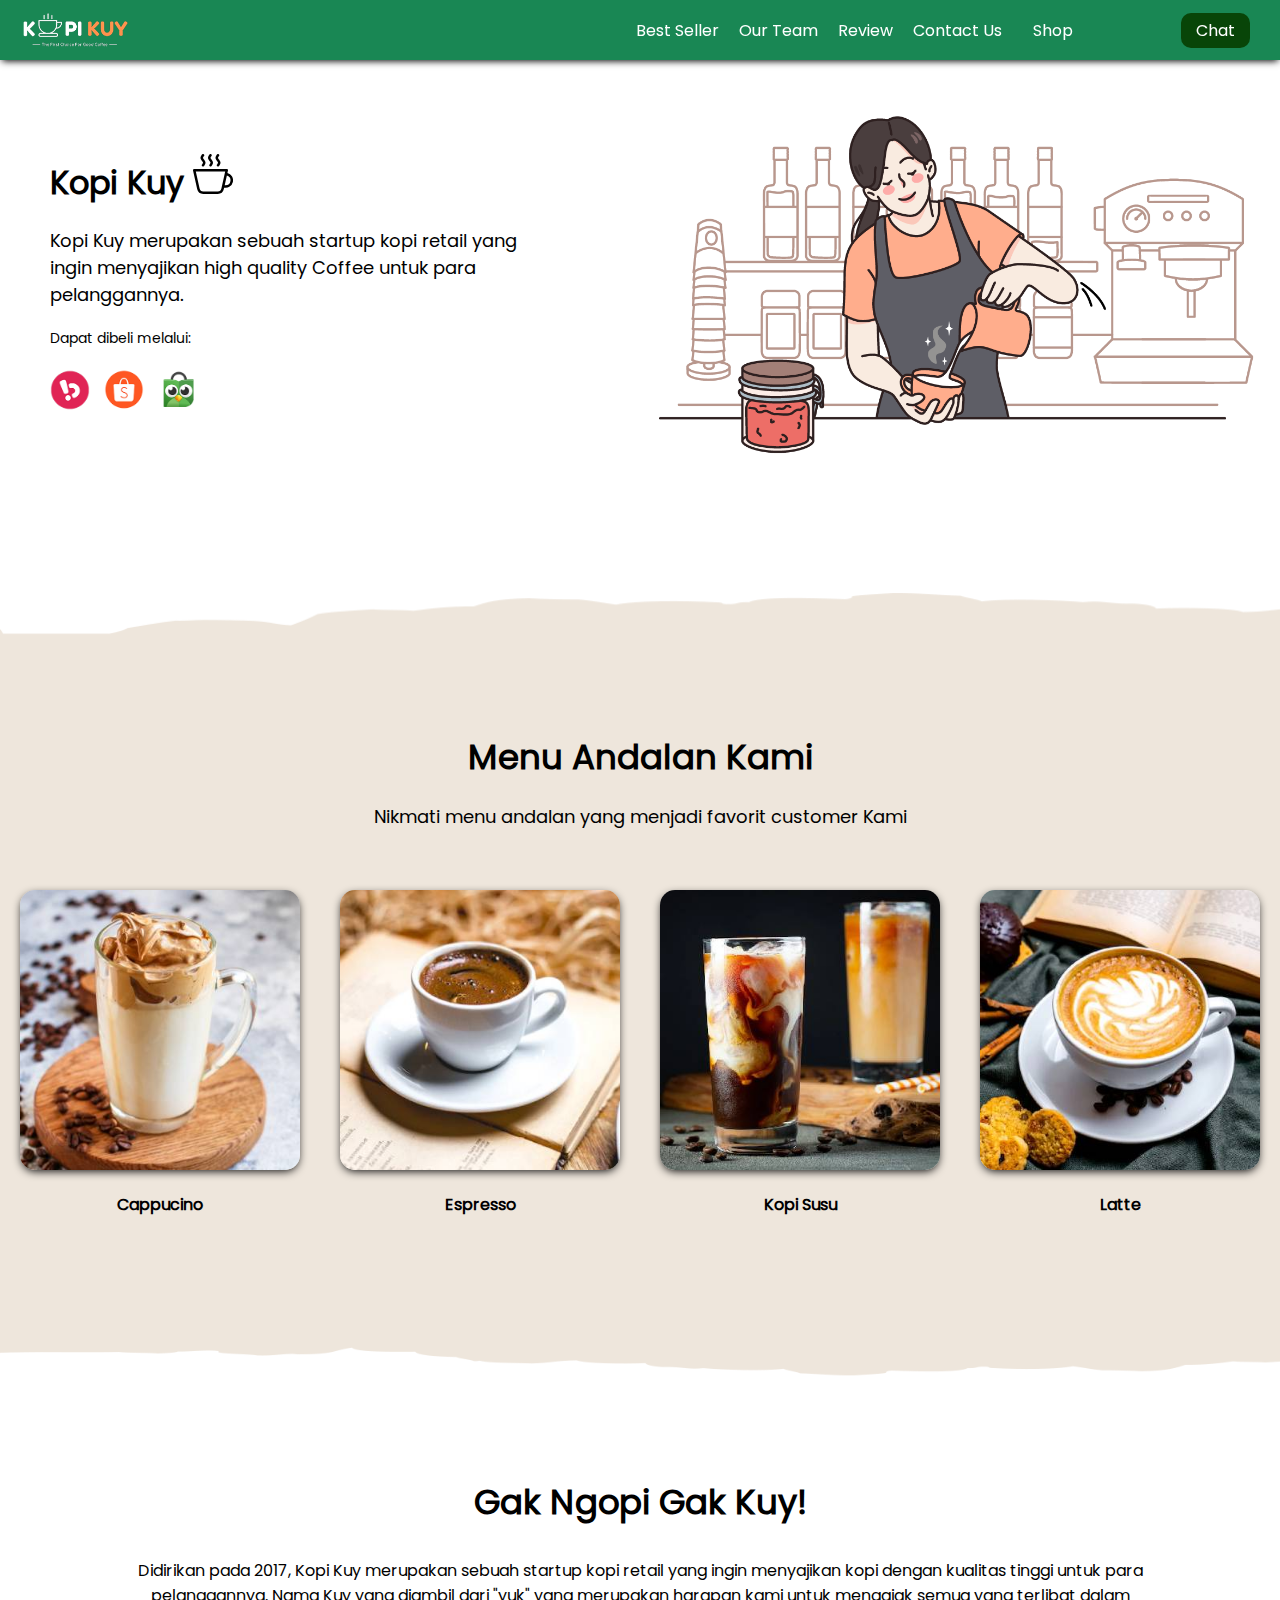
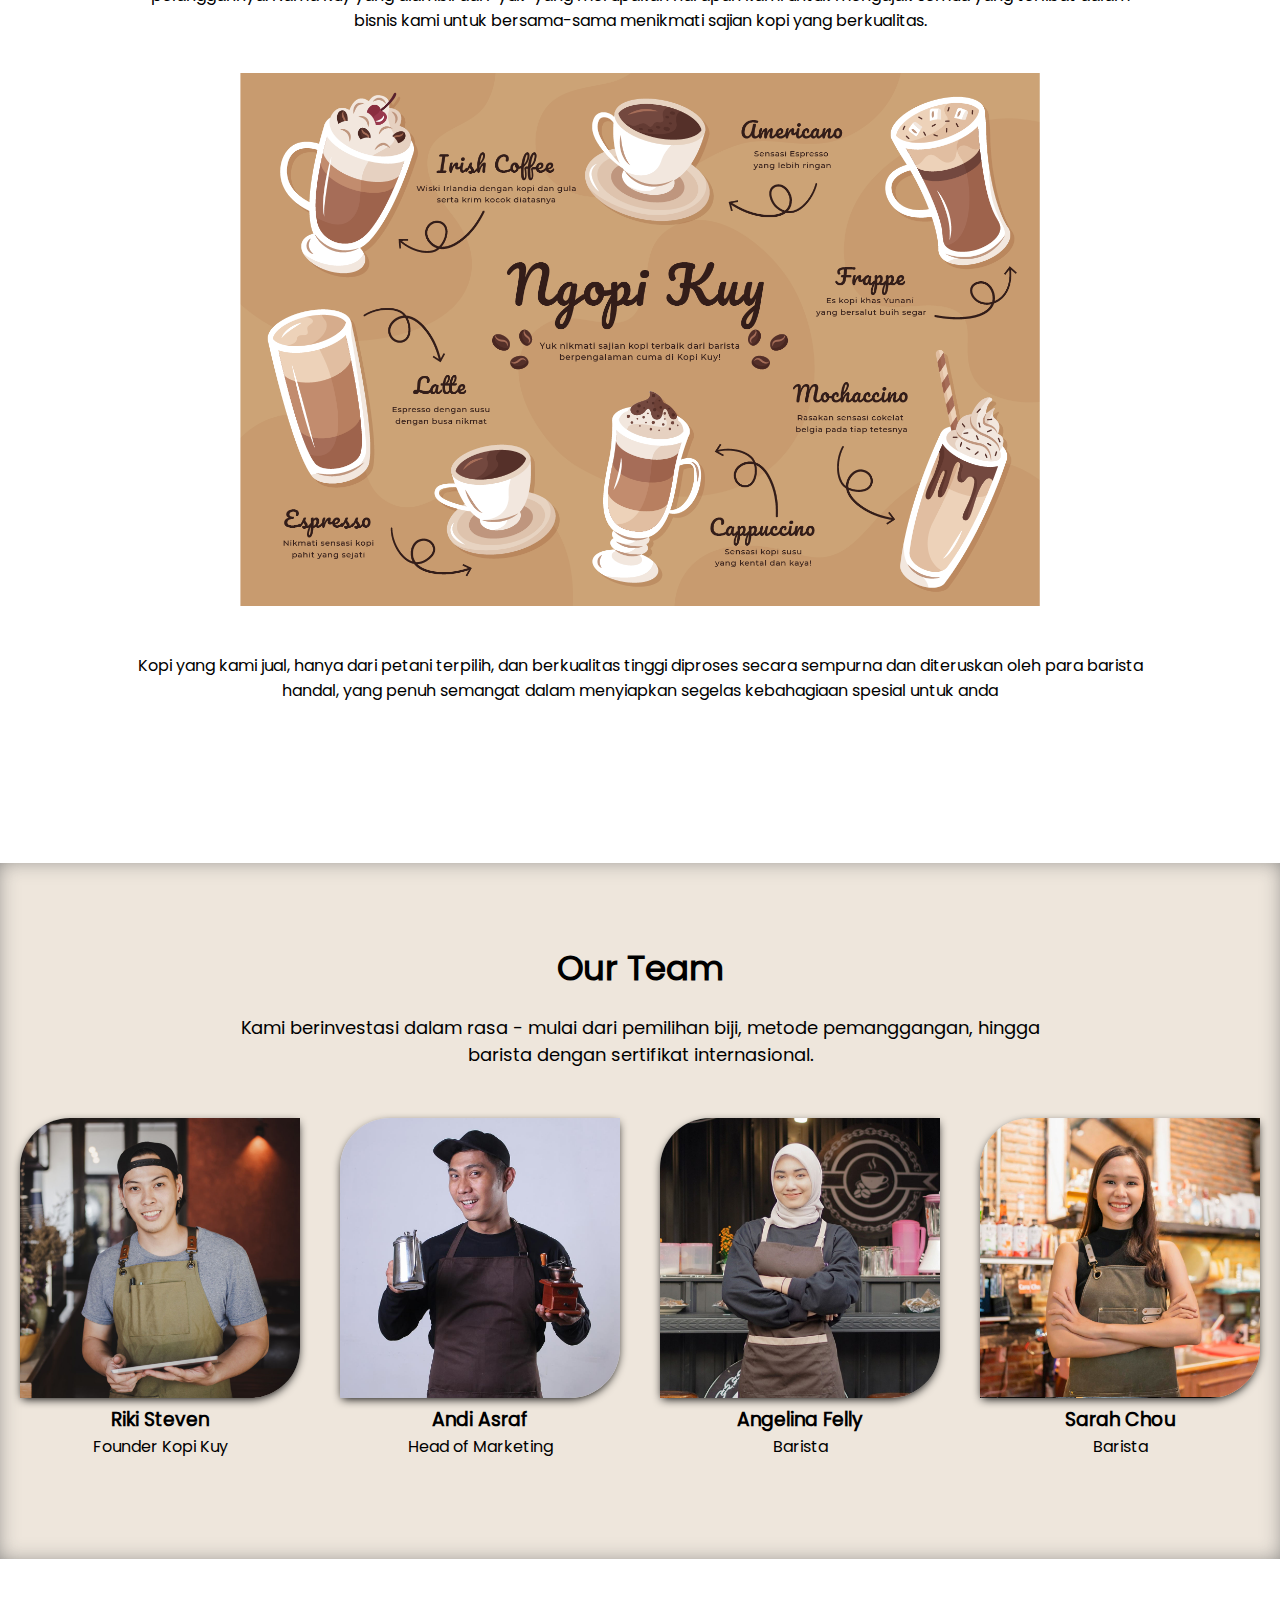
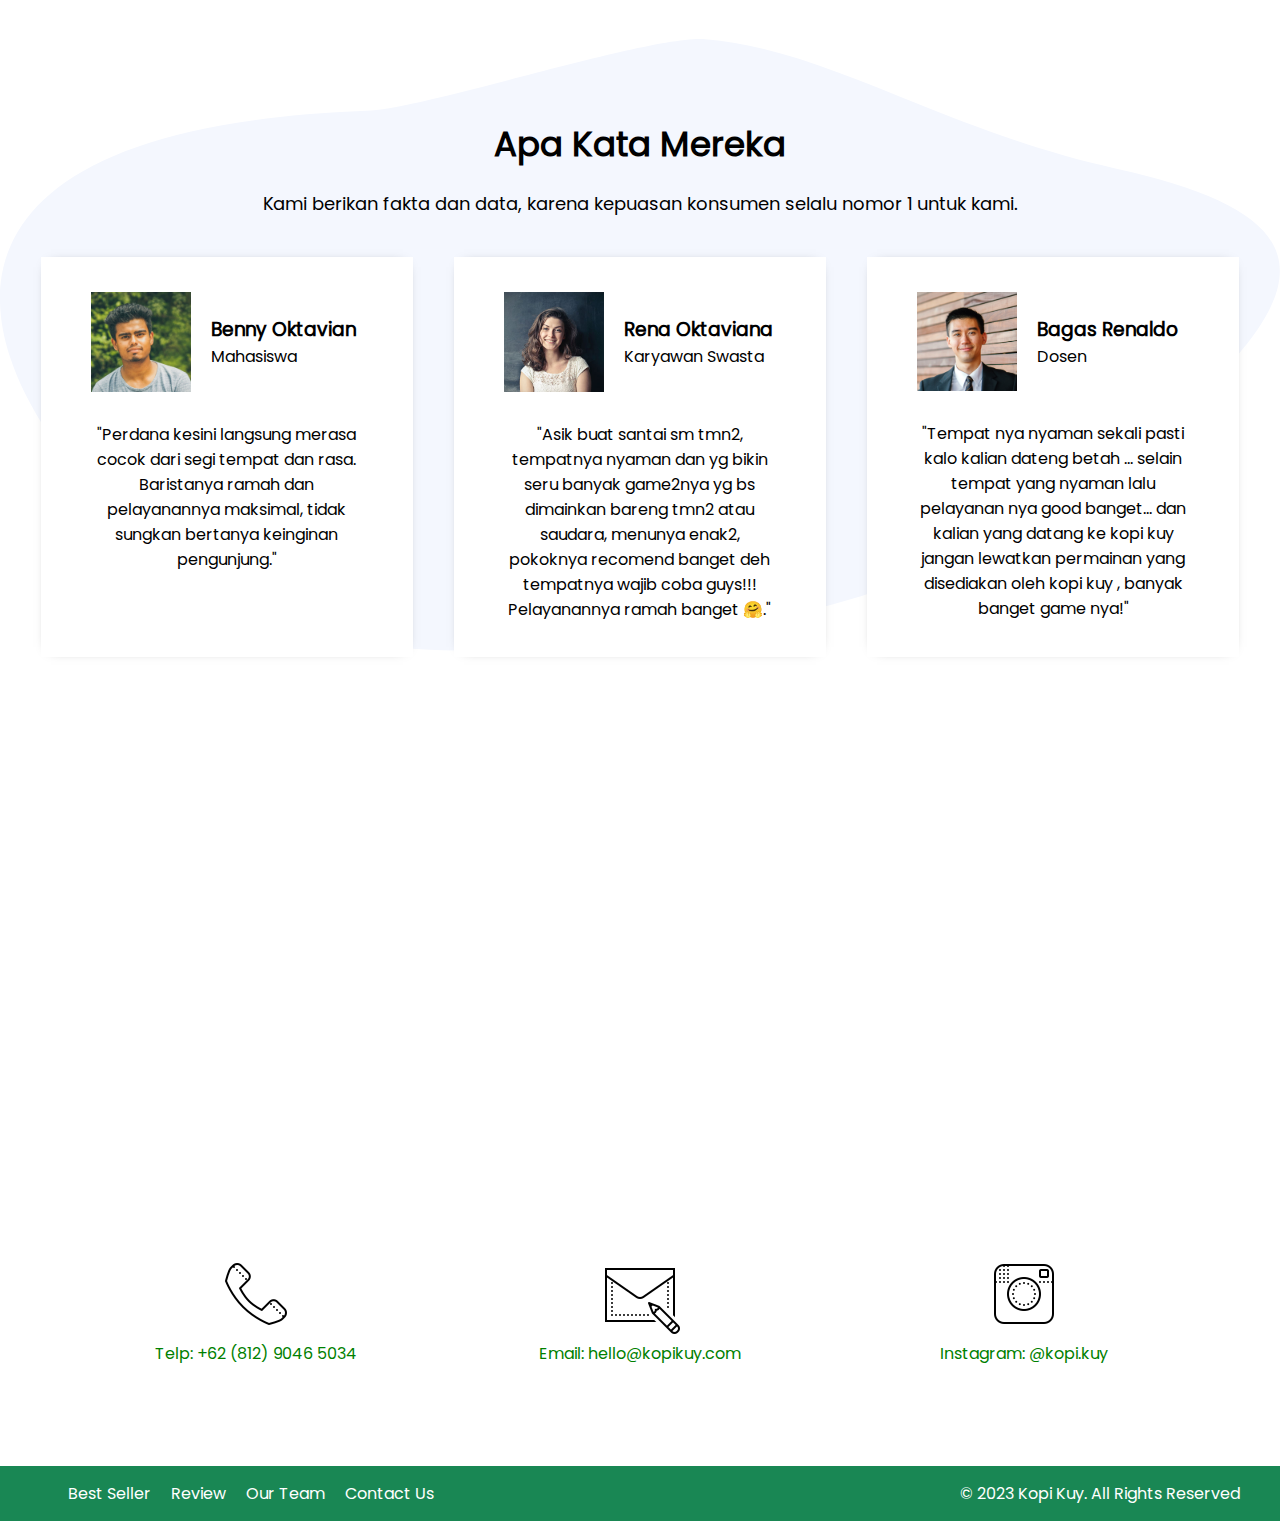
<file: index.html>
<!DOCTYPE html>
<html lang="id">

<head>
    <meta charset="UTF-8">
    <meta http-equiv="X-UA-Compatible" content="IE=edge">
    <meta name="viewport" content="width=device-width, initial-scale=1.0">
    <link rel="shortcut icon" href="images/favicon.ico" type="image/x-icon">
    <title>Website Kopi Kuy</title>
    <link rel="stylesheet" href="css/style.css">
</head>

<body>
    <nav>
        <div class="row">
            <img class="logo" src="images/logo/logo_kuy.png">
            <div class="navigasi">
                <a href="#best-seller">Best Seller</a>
                <a href="#our-team">Our Team</a>
                <a href="#review">Review</a>
                <a href="#contact-us">Contact Us</a>
            </div>
            <a class="shop" href="produk.html">Shop</a>
            <a class="chat" href="https://wa.me/nomor_hp_anda_pakai_62" target="_blank">Chat</a>
        </div>
    </nav>
    <!--Tulis Kode Di Bawah Sini-->
    
    <!-- Header -->
    <header>
        <div class="row">
            <div class="col-kiri">
                <h1 class="judul-header">Kopi Kuy <img src="images/icon/icon_kopi.svg" alt=""></h1>
                <p class="subjudul-header">
                    Kopi Kuy merupakan sebuah startup kopi retail yang ingin menyajikan 
                    high quality Coffee untuk para pelanggannya.
                </p>
                <p class="dapat-dibeli">
                    Dapat dibeli melalui:
                </p>
                <div class="olshop">
                    <img src="images/logo/logo_bukalapak.png" alt="">
                    <img src="images/logo/logo_shopee.png" alt="">
                    <img src="images/logo/logo_tokopedia.png" alt="">
                </div>
            </div>
            <img src="images/header/header1.png" alt="" class="col-kanan">
        </div>
    </header>
    <!-- End Header -->

    <!-- Section Best Seller -->
    <section class="best-seller" id="best-seller">
        <h2 class="judul-best-seller">Menu Andalan Kami</h2>
        <p class="subjudul-best-seller">Nikmati menu andalan yang menjadi favorit customer Kami</p>
        <div class="row">
            <div class="col-produk">
                <img src="images/produk/product_capuchino.jpg" alt="">
                <p class="nama-produk">Cappucino</p>
            </div>
            <div class="col-produk">
                <img src="images/produk/product_espresso.jpg" alt="">
                <p class="nama-produk">Espresso</p>
            </div>
            <div class="col-produk">
                <img src="images/produk/product_kopi_susu.jpg" alt="">
                <p class="nama-produk">Kopi Susu</p>
            </div>
            <div class="col-produk">
                <img src="images/produk/product_latte.jpg" alt="">
                <p class="nama-produk">Latte</p>
            </div>
        </div>
    </section>
    <!-- End Section Best Seller -->

    <!-- Section About Us -->
    <section class="about-us" id="about-us">
        <h2 class="judul-about-us">
            Gak Ngopi Gak Kuy!
        </h2>
        <p class="tentang-about-us">
            Didirikan pada 2017, Kopi Kuy merupakan sebuah startup kopi retail 
            yang ingin menyajikan kopi dengan kualitas tinggi untuk para pelanggannya. 
            Nama Kuy yang diambil dari "yuk" yang merupakan harapan kami untuk mengajak semua 
            yang terlibat dalam bisnis kami untuk bersama-sama menikmati sajian kopi yang berkualitas.
        </p>
        <img src="images/aset_kopi_jumbo.png" alt="">
        <p class="penjelasan-about-us">
            Kopi yang kami jual, hanya dari petani terpilih, dan berkualitas tinggi diproses 
            secara sempurna dan diteruskan oleh para barista handal, yang penuh semangat 
            dalam menyiapkan segelas kebahagiaan spesial untuk anda
        </p>
    </section>
    <!-- End Section About Us -->

    <!-- Section Our Team -->
    <section class="our-team" id="our-team">
        <h2 class="judul-team">Our Team</h2>
        <p class="subjudul-team">
            Kami berinvestasi dalam rasa - mulai dari pemilihan biji, metode pemanggangan, 
            hingga barista dengan sertifikat internasional.
        </p>
        <div class="row">
            <div class="col-team">
                <img src="images/team/team1.jpg" alt="">
                <h3>Riki Steven</h3>
                <p>Founder Kopi Kuy</p>
            </div>
            <div class="col-team">
                <img src="images/team/team2.jpg" alt="">
                <h3>Andi Asraf</h3>
                <p>Head of Marketing</p>
            </div>
            <div class="col-team">
                <img src="images/team/team3.jpg" alt="">
                <h3>Angelina Felly</h3>
                <p>Barista</p>
            </div>
            <div class="col-team">
                <img src="images/team/team4.jpg" alt="">
                <h3>Sarah Chou</h3>
                <p>Barista</p>
            </div>
        </div>
    </section>
    <!-- End Section Our Team -->

    <!-- Section Review -->
    <section class="review" id="review">
        <h2 class="judul-review">Apa Kata Mereka</h2>
        <p class="subjudul-review">Kami berikan fakta dan data, karena kepuasan konsumen selalu nomor 1 untuk kami.</p>
        <div class="row">
            <div class="col-review">
                <div class="profile">
                    <img src="images/customer/customer1.jpg" alt="">
                    <div class="nama-profile">
                        <h3>Benny Oktavian</h3>
                        <p>Mahasiswa</p>
                    </div>
                </div>
                <p class="testimoni">
                    "Perdana kesini langsung merasa cocok dari segi tempat dan rasa. 
                    Baristanya ramah dan pelayanannya maksimal, tidak sungkan bertanya keinginan pengunjung."
                </p>
            </div>
            <div class="col-review">
                <div class="profile">
                    <img src="images/customer/customer2.jpg" alt="">
                    <div class="nama-profile">
                        <h3>Rena Oktaviana</h3>
                        <p>Karyawan Swasta</p>
                    </div>
                </div>
                <p class="testimoni">
                    "Asik buat santai sm tmn2, tempatnya nyaman dan yg bikin seru banyak game2nya 
                    yg bs dimainkan bareng tmn2 atau saudara, menunya enak2, pokoknya recomend 
                    banget deh tempatnya wajib coba guys!!! Pelayanannya ramah banget 🤗."
                </p>
            </div>
            <div class="col-review">
                <div class="profile">
                    <img src="images/customer/customer3.jpg" alt="">
                    <div class="nama-profile">
                        <h3>Bagas Renaldo</h3>
                        <p>Dosen</p>
                    </div>
                </div>
                <p class="testimoni">
                    "Tempat nya nyaman sekali pasti kalo kalian dateng betah ... 
                    selain tempat yang nyaman lalu pelayanan nya good banget... 
                    dan kalian yang datang ke kopi kuy jangan lewatkan permainan yang disediakan 
                    oleh kopi kuy , banyak banget game nya!"
                </p>
            </div>
        </div>
    </section>
    <!-- End Section Review -->

    <!-- Section Contact Us -->
    <section class="contact-us" id="contact-us">
        <iframe src="https://www.google.com/maps/embed?pb=!1m14!1m8!1m3!1d7932.741866032694!2d106.668581!3d-6.214715!3m2!1i1024!2i768!4f13.1!3m3!1m2!1s0x2e69f9912c7f297b%3A0xe5a3a671dae861ab!2sKopi%20kuy!5e0!3m2!1sid!2sid!4v1680617229460!5m2!1sid!2sid"
        width="100%" height="300" style="border:0;" allowfullscreen="" loading="lazy"
        referrerpolicy="no-referrer-when-downgrade"></iframe>
        
        <div class="row">
            <div class="col-kontak">
                <img src="images/icon/icon_phone.png" alt="">
                <p>Telp: +62 (812) 9046 5034</p>
            </div>
            <div class="col-kontak">
                <img src="images/icon/icon_mail.png" alt="">
                <p>Email: hello@kopikuy.com</p>
            </div>
            <div class="col-kontak">
                <img src="images/icon/icon_instagram.png" alt="">
                <p>Instagram: @kopi.kuy</p>
            </div>
        </div>
    </section>
    <!-- End Section Contact Us -->

    <!-- Footer -->
    <footer>
        <div class="row">
            <div class="navigasi">
                <a href="#best-seller">Best Seller</a>
                <a href="#review">Review</a>
                <a href="#our-team">Our Team</a>
                <a href="#contact-us">Contact Us</a>
            </div>
            <div class="p-copyright">
                © 2023 Kopi Kuy. All Rights Reserved
            </div>
        </div>
    </footer>
    <!-- End Footer -->
    
    <!--Kode Selesai-->
</body>

</html>
</file>
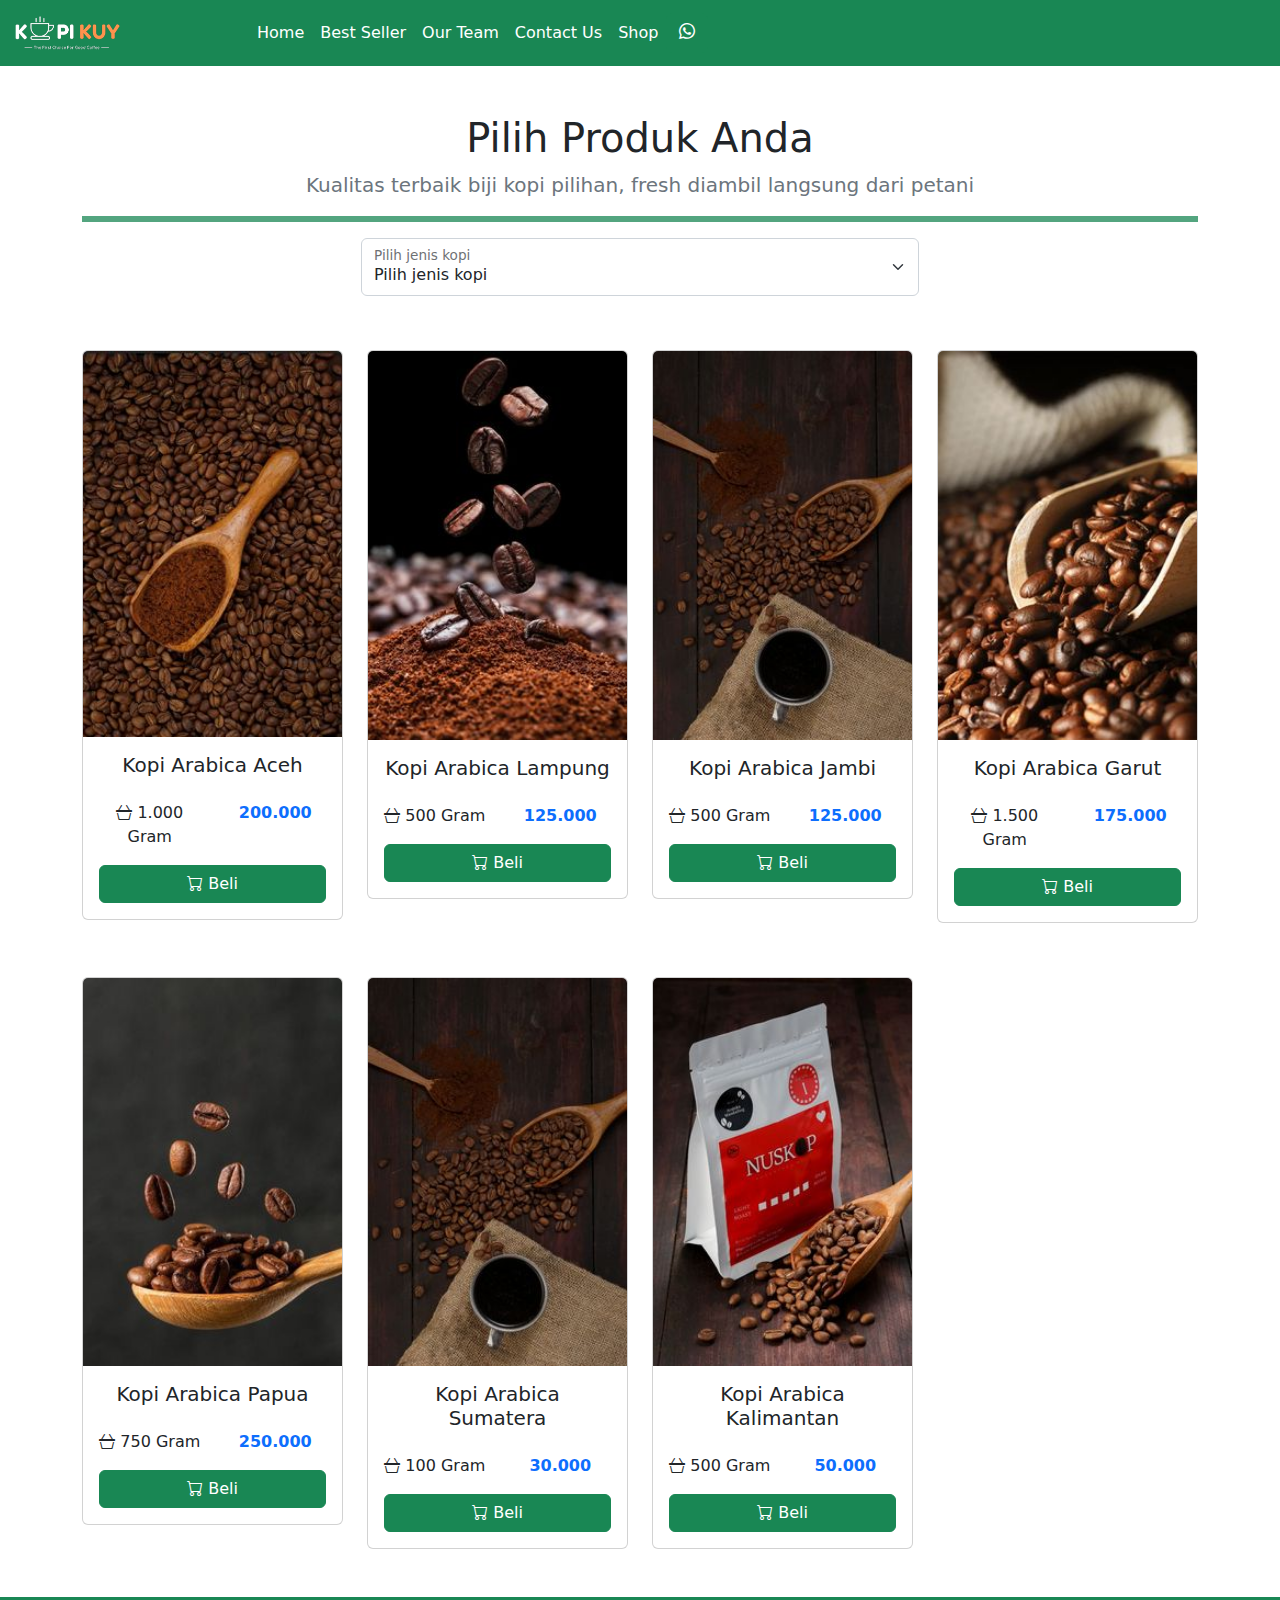
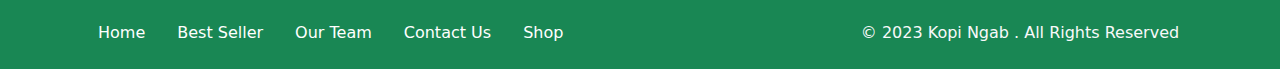
<file: produk.html>
<!DOCTYPE html>
<html lang="id">

<head>
    <meta charset="UTF-8">
    <meta http-equiv="X-UA-Compatible" content="IE=edge">
    <meta name="viewport" content="width=device-width, initial-scale=1.0">
    <link rel="shortcut icon" href="images/favicon/favicon.ico" type="image/x-icon">
    <title>Produk</title>
    <link rel="shortcut icon" href="images/favicon.ico" type="image/x-icon">
    <link rel="stylesheet" href="vendor/bootstrap/css/bootstrap.min.css">
    <link rel="stylesheet" href="vendor/bootsrap-icon/bootstrap-icons.css">

    <script src="vendor/bootstrap/js/bootstrap.bundle.min.js"></script>
    <style>
        section {
            min-height: 90vh;
        }
    </style>
    <script src="js/jquery-3.6.3.min.js"></script>
</head>

<body>

    <nav class="navbar navbar-expand-lg bg-success">
        <div class="container-fluid">
          <a class="navbar-brand" href="index.html"><img src="images/logo/logo_kuy.png" style="width: 50%;"></a>
          <button class="navbar-toggler" type="button" data-bs-toggle="collapse" data-bs-target="#navbarScroll" aria-controls="navbarScroll" aria-expanded="false" aria-label="Toggle navigation">
            <span class="navbar-toggler-icon"></span>
          </button>
          <div class="collapse navbar-collapse" id="navbarScroll">
            <ul class="navbar-nav me-auto my-2 my-lg-0 navbar-nav-scroll" style="--bs-scroll-height: 100px;">
              <li class="nav-item">
                <a class="nav-link text-white" aria-current="page" href="index.html">Home</a>
              </li>
              <li class="nav-item">
                <a class="nav-link text-white" href="#">Best Seller</a>
              </li>
              <li class="nav-item">
                <a class="nav-link text-white" href="#">Our Team</a>
              </li>
              <li class="nav-item">
                <a class="nav-link text-white" href="#">Contact Us</a>
              </li>
              <li class="nav-item">
                <a class="nav-link text-white" href="produk.html">Shop</a>
              </li>
              <a type="submit" class="btn btn-success" href="https://api.whatsapp.com/send?phone=681290465035">
                <i class="bi bi-whatsapp"></i>
              </a>
            </ul>
          </div>
        </div>
    </nav>

    <div class="container">
        <h1 class="mt-5 text-center">Pilih Produk Anda</h1>
        <p class="text-center fs-5 text-secondary">Kualitas terbaik biji kopi pilihan, fresh diambil langsung dari petani</p>
        <hr class="border border-success border-3 opacity-75">

        <div class="form-floating w-50 mx-auto">
            <select class="form-select" id="select_kopi" aria-label="Floating label select example">
              <option selected disabled>Pilih jenis kopi</option>
              <option value="arabica">Arabica</option>
              <option value="robusta">Robusta</option>
            </select>
            <label for="select_kopi">Pilih jenis kopi</label>
        </div>

        <div class="row">
          <!-- <div id="arabica" style="display:none;"> -->
            <div class="col-12 col-md-6 col-lg-3" style="padding-top: 30px;">
                <div class="card mt-4 mx-auto text-center">
                    <img src="images/kopi/1.jpg" class="card-img-top">
                    <div class="card-body">
                    <h5 class="card-title">Kopi Arabica Aceh</h5>
                    <div class="row py-3">
                        <div class="col"><i class="bi bi-basket3"></i> 1.000 Gram</div>
                        <div class="col text-primary fw-bold">200.000</div>
                    </div>
                    <div class="d-grid gap-2 col-12 mx-auto">
                        <button class="btn btn-success" type="submit" href="#"><i class="bi bi-cart"></i> Beli</button>
                      </div>
                    </div>
                </div>
            </div>

            <div class="col-12 col-md-6 col-lg-3" style="padding-top: 30px;">
                <div class="card mt-4 mx-auto text-center">
                    <img src="images/kopi/2.jpg" class="card-img-top">
                    <div class="card-body">
                    <h5 class="card-title">Kopi Arabica Lampung</h5>
                    <div class="row py-3">
                        <div class="col"><i class="bi bi-basket3"></i> 500 Gram</div>
                        <div class="col text-primary fw-bold">125.000</div>
                    </div>
                    <div class="d-grid gap-2 col-12 mx-auto">
                        <button class="btn btn-success" type="submit" href="#"><i class="bi bi-cart"></i> Beli</button>
                      </div>
                    </div>
                </div>
            </div>

            <div class="col-12 col-md-6 col-lg-3" style="padding-top: 30px;">
                <div class="card mt-4 mx-auto text-center">
                    <img src="images/kopi/3.jpg" class="card-img-top">
                    <div class="card-body">
                    <h5 class="card-title">Kopi Arabica Jambi</h5>
                    <div class="row py-3">
                        <div class="col"><i class="bi bi-basket3"></i> 500 Gram</div>
                        <div class="col text-primary fw-bold">125.000</div>
                    </div>
                    <div class="d-grid gap-2 col-12 mx-auto">
                        <button class="btn btn-success" type="submit" href="#"><i class="bi bi-cart"></i> Beli</button>
                      </div>
                    </div>
                </div>
            </div>

            <div class="col-12 col-md-6 col-lg-3" style="padding-top: 30px;">
                <div class="card mt-4 mx-auto text-center">
                    <img src="images/kopi/8.jpg" class="card-img-top">
                    <div class="card-body">
                    <h5 class="card-title">Kopi Arabica Garut</h5>
                    <div class="row py-3">
                        <div class="col"><i class="bi bi-basket3"></i> 1.500 Gram</div>
                        <div class="col text-primary fw-bold">175.000</div>
                    </div>
                    <div class="d-grid gap-2 col-12 mx-auto">
                        <button class="btn btn-success" type="submit" href="#"><i class="bi bi-cart"></i> Beli</button>
                      </div>
                    </div>
                </div>
            </div>

            <div class="col-12 col-md-6 col-lg-3" style="padding-top: 30px;">
                <div class="card mt-4 mx-auto text-center">
                    <img src="images/kopi/5.jpg" class="card-img-top">
                    <div class="card-body">
                    <h5 class="card-title">Kopi Arabica Papua</h5>
                    <div class="row py-3">
                        <div class="col"><i class="bi bi-basket3"></i> 750 Gram</div>
                        <div class="col text-primary fw-bold">250.000</div>
                    </div>
                    <div class="d-grid gap-2 col-12 mx-auto">
                        <button class="btn btn-success" type="submit" href="#"><i class="bi bi-cart"></i> Beli</button>
                      </div>
                    </div>
                </div>
            </div>

            <div class="col-12 col-md-6 col-lg-3" style="padding-top: 30px;">
                <div class="card mt-4 mx-auto text-center">
                    <img src="images/kopi/3.jpg" class="card-img-top">
                    <div class="card-body">
                    <h5 class="card-title">Kopi Arabica Sumatera</h5>
                    <div class="row py-3">
                        <div class="col"><i class="bi bi-basket3"></i> 100 Gram</div>
                        <div class="col text-primary fw-bold">30.000</div>
                    </div>
                    <div class="d-grid gap-2 col-12 mx-auto">
                        <button class="btn btn-success" type="submit" href="#"><i class="bi bi-cart"></i> Beli</button>
                      </div>
                    </div>
                </div>
            </div>

            <div class="col-12 col-md-6 col-lg-3" style="padding-top: 30px;">
                <div class="card mt-4 mx-auto text-center">
                    <img src="images/kopi/7.jpg" class="card-img-top">
                    <div class="card-body">
                    <h5 class="card-title">Kopi Arabica Kalimantan</h5>
                    <div class="row py-3">
                        <div class="col"><i class="bi bi-basket3"></i> 500 Gram</div>
                        <div class="col text-primary fw-bold">50.000</div>
                    </div>
                    <div class="d-grid gap-2 col-12 mx-auto">
                        <button class="btn btn-success" type="submit" href="#"><i class="bi bi-cart"></i> Beli</button>
                      </div>
                    </div>
                </div>
            </div>

          <!-- </div> -->

        </div>

    </div>

    <script>
        console.log("Halo, ini halaman produk")
    </script>

<footer class="riki-block footer-small bg-success mt-5 py-3 text-light">
    <div class="container">
      <div class="row align-items-center">
        <div class="col-12 col-md-8">
          <ul class="nav justify-content-center justify-content-md-start">
            <li class="nav-item">
                <a class="nav-link text-white" aria-current="page" href="index.html">Home</a>
              </li>
              <li class="nav-item">
                <a class="nav-link text-white" href="#">Best Seller</a>
              </li>
              <li class="nav-item">
                <a class="nav-link text-white" href="#">Our Team</a>
              </li>
              <li class="nav-item">
                <a class="nav-link text-white" href="#">Contact Us</a>
              </li>
              <li class="nav-item">
                <a class="nav-link text-white" href="produk.html">Shop</a>
              </li>
          </ul>
        </div>

        <div class="col-12 col-md-4 mt-4 mt-md-0 text-center text-md-right">
          © 2023 Kopi Ngab . All Rights Reserved
        </div>
      </div>
    </div>
  </footer>

<script>
  function showForm() {
  var select_kopi = document.getElementById("select_kopi").value;
  
  if (select_kopi == "arabica") {
    document.getElementById("arabica").style.display = "block";
    document.getElementById("form2").style.display = "none";
  } else if (select_kopi == "form2") {
    document.getElementById("arabica").style.display = "none";
    document.getElementById("form2").style.display = "block";
  } else {
    document.getElementById("arabica").style.display = "none";
    document.getElementById("form2").style.display = "none";
  }
}

</script>
</body>

</html>
</file>
<file: css/style.css>
/* Pengaturan Global */

/* Mendaftarkan font ke dalam CSS, dan memberi nama family */
@font-face {
   font-family: 'Poppins';
   src: url(../fonts/poppins.woff2);
}

* {
   box-sizing: border-box;
   margin: 0;
   padding: 0;
}

html {
   /* agar scroll ketika klik pada navigasi menjadi halus */
   scroll-behavior: smooth;
}

body {
   /* mendaftarkan semua teks pada body menjadi family Poppins */
   font-family: 'Poppins';
}

a {
   /* menghilangkan garis bawah pada link */
   text-decoration: none;

   /* menghilangkan warna bawaan pada link */
   color: unset;
}

h2 {
   /* mengatur ukuran huruf ke 34 pixel */
   font-size: 34px;
}

img {
   /* 
      mengatur agar semua elemen img memiliki panjang maksimal 100% agar
      tidak besar gambar tidak melebihi layar ataupun pembungkus
   */
   max-width: 100%;
}

/* Navigasi */

nav {
   /* background-color mengatur warna latar belakang */
   background-color: red;

   /* penulisan 2 background-color seperti ini akan mengabaikan penulisan sebelumnya */
   background-color: #198754;

   /* box-shadow membuat efek bayangan */
   box-shadow: 0 3px 7px -2px #000;

   /* width mengatur panjang elemen */
   width: 100%;
   padding-top: 10px;
   padding-bottom: 10px;

   /* position mengatur posisi elemen, static untuk biasa, fixed untuk efek menempel */
   position: fixed;

   /* Nilai z-index semakin besar, maka elemen akan semakin di depan */
   z-index: 500;
}

/* 
   PERHATIKAN bahwa dalam mengatur elemen, nama elemen langsung ditulis
   sedangkan untuk mengatur class, dibutuhkan tanda titik (.) terlebih dulu
   img {} berarti elemen dengan tag img, 
   sedangkan .img artinya elemen dengan kelas img   
*/

.row {
   /* 
      display: flex memiliki pengaturan yang dapat mengatur agar elemen
      di dalamnya memiliki ukuran yang fleksibel
   */
   display: flex;

   /* 
      align-items: center mengatur elemen di dalamnya rata tengah vertikal
   */
   align-items: center;

   /* 
      justify-content: center mengatur elemen di dalamnya rata tengah horizontal
   */
   justify-content: center;

   /* 
      flex-wrap: wrap mengatur agar jika panjang elemen berlebih, maka elemen
      akan otomatis diletakan di baris baru
   */
   flex-wrap: wrap;
}

section {
   /* text-align mengatur rata tulisan, bisa bernilai: left, right, center, justify */
   text-align: center;
}

.logo {
   /* height mengatur tinggi elemen */
   height: 40px;
   margin-left: 20px;
}

.navigasi {
   margin-left: auto;
   margin-right: 15px;
}

.navigasi a,
.shop {
   color: #fff;
   padding-left: 8px;
   padding-right: 8px;
}

.shop {
   margin-right: 100px;
}

.chat {
   margin-right: 30px;
   background-color: rgb(8, 69, 8);
   color: #fff;
   padding-top: 5px;
   padding-right: 15px;
   padding-bottom: 5px;
   padding-left: 15px;
   border-radius: 10px;
}


/* HEADER */


header,
section {
   /*
    padding mengatur jarak ke dalam
    pada padding dan margin ditambahkan top / right / bottom / top 
    untuk mengatur jarak masing-masing 
   */
   padding-top: 80px;
   padding-bottom: 80px;

   /* margin mengatur jarak ke luar */
   margin-bottom: 80px;
}

/* penulisan CSS dapat digabung dengan beberapa elemen */
.col-kiri,
.col-kanan {
   /* width mengatur panjang elemen. 50% artinya setengah ukuran pembungkus */
   width: 50%;
}

.col-kiri {
   padding-left: 50px;
   padding-right: 120px;
}

.judul-header {
   margin-bottom: 20px;
}

.subjudul-header {
   /* font-size digunakan untuk mengatur ukuran huruf */
   font-size: 18px;
}

.dapat-dibeli {
   margin-top: 20px;
   margin-bottom: 20px;
   font-size: 14px;
}

.olshop img {
   width: 40px;

   /* height digunakan untuk mengatur tinggi elemen */
   height: auto;
   margin-right: 10px;
}

/* Best Seller */

.best-seller {
   position: relative;

   /* background-color mengatur warna latar belakang elemen */
   background-color: #EEE6DC;
}

/* 
terkait position, after, dan before memerlukan pemahaman mendalam
terkait layout pada CSS untuk dapat memahami secara penuh 
*/

.best-seller::before,
.best-seller::after {
   position: absolute;
   content: "";
   width: 100%;
   height: 76px;

   /* background-image untuk menambahkan gambar sebagai background */
   background-image: url(../images/garis-atas.png);

   /*background-size agar gambar latar menyesuaikan tinggi / panjang elemen */
   background-size: cover;

   top: -60px;
   left: 0;
}

.best-seller::after {
   height: 60px;
   background-image: url(../images/garis-bawah.png);
   top: unset;
   bottom: -60px;
}

.judul-best-seller {
   margin-bottom: 20px;
}

.subjudul-best-seller {
   font-size: 18px;
   margin-bottom: 40px;
}

.col-produk {
   /* 
      Penulisan padding dan margin seperti padding:20px ini penulisan singkat 
      yang berarti top, right, bottom, left nilainya sama, yaitu 20px 
   */
   padding: 20px;
   width: 25%;
}

.col-produk img {
   /* transition membuat animasi transisi dari perubahan style, 0.3s berarti 0.3 detik */
   transition: all 0.3s ease;

   /* border-radius  Membuat sudut membulat */
   border-radius: 15px;

   /* box-shadow membuat efek bayangan */
   box-shadow: 0 3px 10px -2px #000;
}

/* :hover akan dijalankan saat mouse ada di atas elemen */
.col-produk img:hover {

   /* membuat transformasi, bisa berupa scale(1.05), rotate(180deg), translateY(-50px), dsb */
   transform: scale(0.9);
   border-radius: 50%;
}

.nama-produk {
   margin-top: 15px;
   font-weight: bold;
}

/* About US */

.about-us {
   /* max-width: 80%; mengatur panjang maksimal elemen tidak boleh melebihi 80% layar */
   max-width: 80%;

   /* margin-left dan margin-right auto akan membuat posisi elemen berada di tengah */
   margin-left: auto;
   margin-right: auto;
}

.judul-about-us {
   margin-bottom: 30px;
}

/* 
   penulisan .about-us img {} berarti mengatur elemen img 
   yang ada di dalam elemen dengan kelas about-us 
   harap perhatikan .about-us dan image dipisahkan spasi
   penulisan class diawali titik (.) penulisan elemen tidak
*/
.about-us img {
   /* 
      Penulisan width: 800px dan max-width: 100% mengatur agar
      elemen memiliki panjang 800px namun tidak boleh melebihi 100% ukuran layar
   */
   width: 800px;
   max-width: 100%;
}

.tentang-about-us {
   margin-bottom: 40px;
}

.penjelasan-about-us {
   margin-top: 40px;
}

/* OUR TEAM */

.our-team {
   background-color: #EEE6DC;
   box-shadow: inset 0px 0px 23px -6px #707070;
}

.judul-team {
   margin-bottom: 20px;
}

.subjudul-team {
   margin-bottom: 30px;
   font-size: 18px;
   width: 800px;
   max-width: 90%;
   margin-left: auto;
   margin-right: auto;
}

.col-team {
   width: 25%;
   padding: 20px;
}

.col-team img {
   box-shadow: 0 3px 10px -2px #000;
   border-radius: 50px 0px 50px 0px;
}

/* REVIEW */

.review {
   background-image: url(../images/bg-review.svg);
   /* 
      background-size: contain;
      membuat gambar latar belakang tidak terpotong
   */
   background-size: contain;

   /* 
      background-repeat: no-repeat;
      membuat gambar latar belakang tidak diulang (duplikat)
   */
   background-repeat: no-repeat;
   padding-left: 20px;
   padding-right: 20px;
}

.judul-review {
   margin-bottom: 20px;
}

.subjudul-review {
   margin-bottom: 40px;
   font-size: 18px;
}

.review .row {
   justify-content: space-around;
   /* align-items: stretch; membuat tinggi elemen di dalam .review .row seragam */
   align-items: stretch;
}

.col-review {
   width: 30%;
   padding: 35px 50px;
   box-shadow: 0px 0px 12px -10px #000;
   background-color: #fff;
}

.profile {
   display: flex;
   margin-bottom: 30px;
   align-items: center;
}

/* mengatur elemen img yang ada di dalam class(.) profile */
.profile img {
   width: 100px;
   margin-right: 20px;
}

.profile .nama-profile {
   text-align: left;
}

/* CONTACT US */
.contact-us {
   margin-bottom: 20px;
}

.col-kontak {
   width: 30%;
   margin-top: 50px;
   /* color mengatur warna tulisan */
   color: green;
}

/* FOOTER */

footer {
   background-color: #198754;
   padding-top: 15px;
   padding-bottom: 15px;
   color: #fff;
   padding-right: 40px;
   padding-left: 40px;
}

footer .navigasi {
   margin-left: 20px;
   margin-right: auto;
}
</file>
